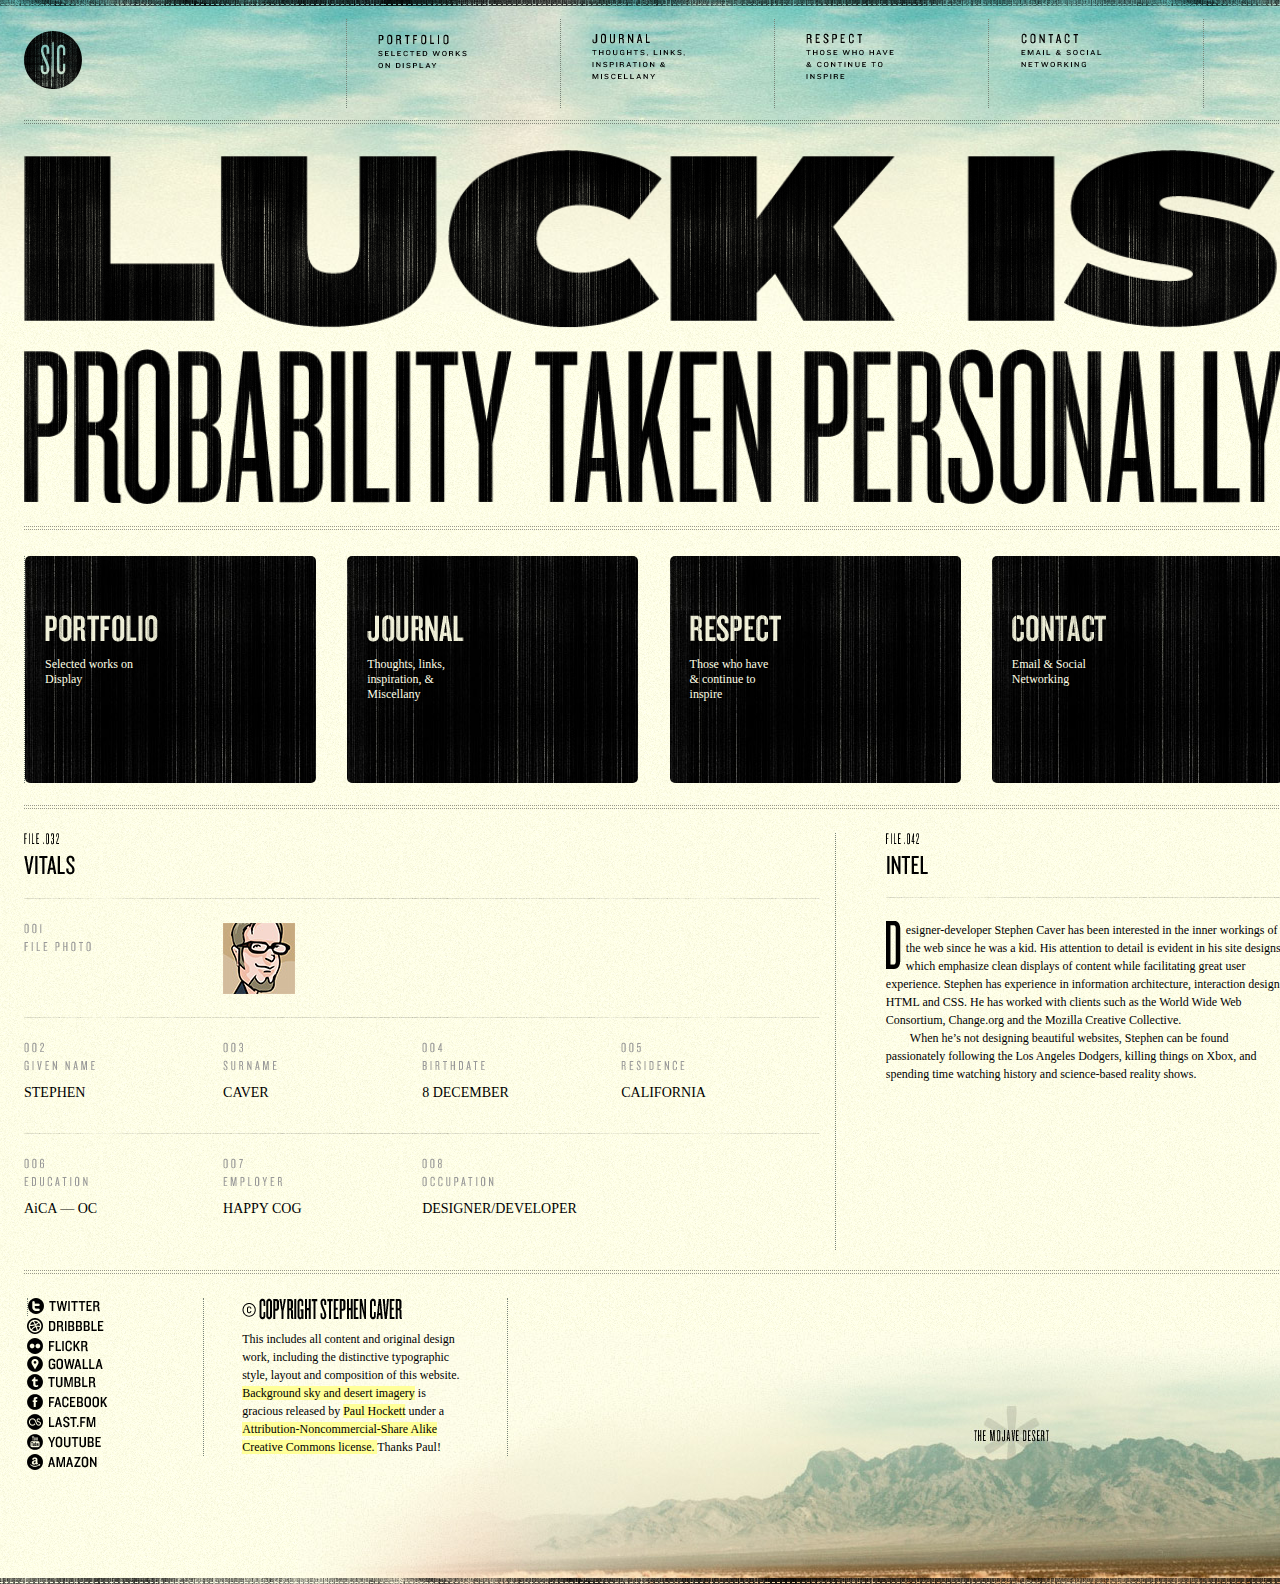
<file: index.html>
<!doctype html>
<html lang="en">
<head>
<meta charset="UTF-8">
<title>Document</title>
<meta name="viewport" content="width=device-width,user-scalable=no" />
<link href="css/index.css" rel="stylesheet" />
</head>
<body>
	<div class="wrap">
		<header class="head clearfix">
			<h1>
				<a href="#" class="logo"><img src="img/logo.png" /></a>
			</h1>
			<ul class="nav clearfix">
				<li>
					<a href="#" class="portfolio">
					<p>PORTFOLIO</p>
					</a>
				</li>
				<li>
					<a href="#" class="journal">
					<p>JOURNAL</p>
					</a>
				</li>
				<li>
					<a href="#" class="respect">
					<p>RESPECT</p>
					</a>
				</li>
				<li>
					<a href="#" class="contact">
					<p>CONTACT</p>
					</a>
				</li>
			</ul>
		</header>
		<section class="luckis">
			<img src="img/section.png" class="img"/>
		</section>
		<div class="list">
			<ul class="clearfix">
				<li>
					<a href="#">
						<h2>
							<img src="img/li1.png" />
						</h2>
						<p>Selected works on Display</p>
					</a>
				</li>
				<li>
					<a href="#">
						<h2>
							<img src="img/li2.png" />
						</h2>
						<p>Thoughts, links, inspiration, & Miscellany</p>
					</a>
				</li>
				<li>
					<a href="#">
						<h2>
							<img src="img/li3.png" />
						</h2>
						<p>Those who have & continue to inspire</p>
					</a>
				</li>
				<li>
					<a href="#">
						<h2>
							<img src="img/li4.png" />
						</h2>
						<p>Email & Social Networking</p>
					</a>
				</li>
			</ul>
		</div>
		<div class="matter clearfix">
			<div class="left">
				<div class="vitals">
					<h2>
						<img src="img/vitals.gif" />
					</h2>
				</div>
				<div class="Fvitals clearfix">
					<h3>
						<img src="img/001.gif" />
					</h3>
					<p>
						<img src="img/headportrait.jpg" />
					</p>
				</div>
				<ul class="name clearfix">
					<li>
						<h3><img src="img/002.gif" /></h3>
						<p>STEPHEN</p>
					</li>
					<li>
						<h3><img src="img/003.gif" /></h3>
						<p>CAVER</p>
					</li>
					<li>
						<h3><img src="img/004.gif" /></h3>
						<p>8 DECEMBER</p>
					</li>
					<li>
						<h3><img src="img/005.gif" /></h3>
						<p>CALIFORNIA</p>
					</li>
				</ul>
				<ul class="AiCA clearfix">
					<li>
						<h3><img src="img/006.gif" /></h3>
						<p>AiCA — OC</p>
					</li>
					<li>
						<h3><img src="img/007.gif" /></h3>
						<p>HAPPY COG</p>
					</li>
					<li>
						<h3><img src="img/008.gif" /></h3>
						<p>DESIGNER/DEVELOPER</p>
					</li>
				</ul>
			</div>
			<div class="right">
				<div class="intel">
					<h2>
						<img src="img/intel.gif" />
					</h2>
				</div>
				<div class="D">
					<p class="Dleft">
						<img src="img/D.gif">
						esigner-developer Stephen Caver has been interested in the inner workings of the web since he was a kid. His attention to detail is evident in his site designs, which emphasize clean displays of content while facilitating great user experience. Stephen has experience in information architecture, interaction design, HTML and CSS. He has worked with clients such as the World Wide Web Consortium, Change.org and the Mozilla Creative Collective.
					</p>
					<p class="Dright">
						When he’s not designing beautiful websites, Stephen can be found passionately following the Los Angeles Dodgers, killing things on Xbox, and spending time watching history and science-based reality shows.
					</p>
				</div>
			</div>
		</div>
	</div>
	<footer class="footer">
		<div class="foot clearfix">
			<ul class="footList">
				<li>
					<a href="#">
						<img src="img/twitter.gif" />
					</a>
				</li>
				<li>
					<a href="#">
						<img src="img/dribbble.gif" />
					</a>
				</li>
				<li>
					<a href="#">
						<img src="img/flickr.gif" />
					</a>
				</li>
				<li>
					<a href="#">
						<img src="img/gowalla.gif" />
					</a>
				</li>
				<li>
					<a href="#">
						<img src="img/tumblr.gif" />
					</a>
				</li>
				<li>
					<a href="#">
						<img src="img/facebook.gif" />
					</a>
				</li>
				<li>
					<a href="#">
						<img src="img/lastfm.gif" />
					</a>
				</li>
				<li>
					<a href="#">
						<img src="img/youtube.gif" />
					</a>
				</li>
				<li>
					<a href="#">
						<img src="img/amazon.gif" />
					</a>
				</li>
			</ul>
			<div class="copyright">
				<h2>
					<img src="img/copyright.png" />
				</h2>
				<p>
					This includes all content and original design work, including the distinctive typographic style, layout and composition of this website. <a href="#">Background sky and desert imagery</a> is gracious released by <a href="#">Paul Hockett</a> under a <a href="#">Attribution-Noncommercial-Share Alike Creative Commons license. </a>Thanks Paul!
				</p>
			</div>
		</div>
	</footer>
</body>
</html>
</file>
<file: css/index.css>
body,
h1,
h2,
h3,
p {
	margin: 0;
}
ul {
	margin: 0;
	padding: 0;
	list-style: none;
}
a {
	text-decoration: none;
}
img {
	vertical-align: top;
	border: none;
}
input {
	padding: 0;
	box-sizing: content-box;
}
.clearfix:after {
	content: "";
    clear: both;
    display: block;
}
body {
	background: url(../img/bj.png);
	background-position: 300% 0, -30% 0;
}
.wrap {
	background: url(../img/body.png) repeat-x,url(../img/head.jpg) repeat-x;
	background-position: 300% 0, -30% 0;
	padding: 0 24px;
	margin: 0 auto;
}
.head {
	padding: 19px 0 0 0;
	background: url(../img/divX.png) repeat-x 0 100%;
}
.logo {
	display: block;
	width: 58px;
	height: 58px;
	padding: 12px 0 17px 0;
	margin: 0 auto;
}
.logo:hover {
	opacity: .7;
}
.head p {
	height: 0;
	overflow: hidden;
}
.head li {
	border-top: 1px dotted #798479;
}
.head li:hover {
	opacity: .5;
}
.portfolio {
	display: block;
	height: 46px;
	background: url(../img/nav.png) no-repeat -293px 13px;
}
.journal {
	display: block;
	height: 46px;
	background: url(../img/nav.png) no-repeat -293px -37px;
}
.respect {
	display: block;
	height: 46px;
	background: url(../img/nav.png) no-repeat -293px -87px;
}
.contact {
	display: block;
	height: 46px;
	background: url(../img/nav.png) no-repeat -293px -137px;
}
.luckis {
	background: url(../img/divX.png) repeat-x 0 100%;
	padding: 26px 0; 
}
.img {
	width: 100%;
	-webkit-mask-image: url(../img/img.png);
}
.list {
	display: none;
}
.vitals {
	background: url(../img/intel.png) repeat-x 0 100%;
	padding: 24px 0;
	display: none;
}
.intel {
	background: url(../img/intel.png) repeat-x 0 100%;
	padding: 24px 0;
}
.left {
	display: none;
}
.D {
	font: 12px/18px "Tahoma";
	background: url(../img/divX.png) repeat-x 0 100%;
	padding: 23px 0;
}
.Dleft img {
	float: left;
	margin-right: 5px;
}
.Dright {
	text-indent: 1.5rem;
}
/* footer*/

.footer {
	background: url(../img/body.png) repeat-x,url(../img/footer.jpg) no-repeat;
	background-position: -300% 100%,100% 100%;
}
.foot {
	min-height: 510px;
	padding: 0 24px;
}
.footList {
	padding: 24px 0;
	-webkit-column-count: 2;
	border-bottom: 1px dotted #798479;
}
.footList li {
	margin-bottom: 2px;
}
.footList li:hover a {
	background: #ffff99;
}
.copyright {
	font: 12px/18px "Tahoma";
	color: #000;
	margin: 24px 0;
}
.copyright h2 {
	margin-bottom: 10px;
}
.copyright a {
	color: #000;
	background: #ffff99;
}
.copyright a:hover {
	text-decoration: underline;
}

/* footer end */
@media all and (min-width:481px) {
	.head {
		width: 100%;
		margin: 0 auto;
		padding-bottom: 16px;
	}
	.nav {
		width: 100%;
		margin: 0 auto;
	}
	.nav li {
		float: left;
		width: 21.1%;
		border-top: none;
		padding-left: 3.6%;
		border-right: 1px dotted #798479;
	}
	li:nth-of-type(4) {
		border-right: none;
	}
	.nav li a {
		height: 89px;
	}
	.portfolio {
		background: url(../img/nav.png) no-repeat 0 15px;
	}
	.journal {
		background: url(../img/nav.png) no-repeat 0 -126px;
	}
	.respect {
		background: url(../img/nav.png) no-repeat 0 -265px;
	}
	.contact {
		background: url(../img/nav.png) no-repeat 0 -404px;
	}
	.list {
		display: block;
		background: url(../img/divX.png) repeat-x 0 100%;
		padding: 26px 0;
	}
	.list li {
		float: left;
		width: 48%;
		margin-right: 2%;
		margin-bottom: 2%;
	}
	.list li a:hover {
		text-decoration: underline;
	}
	li:nth-of-type(3) {
		margin-bottom: 0;
	}
	li:nth-of-type(4) {
		margin-bottom: 0;
	}
	.list a {
		display: block;
		min-height: 130px;
		border-radius: 5px;
		font: 12px "Tahoma";
		color: #ffffe6;
		background: url(../img/libj.jpg) repeat-x -100px -75px;
		padding: 30px 20px 0;
	}
	.list p {
		width: 89px;
		margin-top: 15px;
	}
	.vitals {
		display: block;
	}
	.left {
		display: block;
	}
	.intel {
		width: 100%;
		background: url(../img/intel.png) repeat-x 0 100%;
	}
	.Fvitals {
		background: url(../img/intel.png) repeat-x 0 100%;
		padding: 24px 0;
	}
	.Fvitals h3 {
		float: left;
		width: 22%;
		margin-right: 3%; 
	}
	.Fvitals p {
		float: left;
	}
	.name {
		background: url(../img/intel.png) repeat-x 0 100%;
	}
	.name li {
		float: left;
		width: 22%;
		margin-right: 3%;
		font: 14px/34px "Tahoma";
		color: #000;
		padding: 24px 0;
	}
	li:nth-of-type(4) {
		margin-right: 0;
	}
	.AiCA {
		background: url(../img/divX.png) repeat-x 0 100%;
		margin-bottom: 24px;
	}
	.AiCA li {
		float: left;
		width: 22%;
		margin-right: 3%;
		font: 14px/34px "Tahoma";
		color: #000;
		padding: 24px 0;
	}
	.D {
		width: 100%;
		font: 12px/18px "Tahoma";
		-webkit-column-count: 2;
		-webkit-column-gap: 24px;
	}
	/*footer*/
	
	.foot {
		min-height: 310px;
	}	
	.footList {
		float: left;
		width: 46%;
		border-bottom: 0;
	}
	.copyright {
		float: right;
		width: 46%;
		border-left: 1px dotted #798479;
		padding-left: 3%;
	}
	/*footer end*/
}
@media all and (min-width: 751px) {
	.head h1 {
		float: left;
		width: 58px;
	}
	.nav {
		float: right;
		width: 68.5%;
		margin-right: 5.95%;
	}
	li:nth-of-type(1) {
		border-left: 1px dotted #798479;
	}
	li:nth-of-type(4) {
		border-right: 1px dotted #798479;
	}
	.list li {
		float: left;
		width: 23.1%;
		border-right: none;
		margin-right: 2.48%;
		margin-bottom: 0;
	}
	li:nth-of-type(4) {
		margin-right: 0;
	}
	.list a {
		min-height: 168px;
		padding-top: 59px;
	}
	.matter {
		background: url(../img/divX.png) repeat-x 0 100%;
	}
	.left {
		float: left;
		width: 63.2%;
		border-right: 1px dotted #798479;
		padding-right: 15px;
		margin: 24px 0;
	}
	.vitals {
		margin-top: -24px;
	}
	.AiCA {
		background: none;
		margin-bottom: -24px;
	}
	.right {
		float: right;
		width: 31.6%;
	}
	.left li {
		border: none; 
	}
	.D {
		-webkit-column-count: 1;
		background: none;
	}

	/*footer*/
	.footList {
		width: 14%;
		margin-left: 3px;
		-webkit-column-count: 1;
	}
	.footList li {
		border-right: 0;
	}
	.copyright {
		float: left;
		width: 18%;
		border-right: 1px dotted #798479;
		padding-right: 3%;
	}

	/*footer end*/
}
@media all and  (min-width: 1260px) {
	.head {
		width: 1260px;
		margin: 0 auto;
	}
	.luckis {
		width: 1260px;
		margin: 0 auto;
	}
	.list {
		width: 1260px;
		margin: 0 auto;
	}
	.matter {
		width: 1260px;
		margin: 0 auto;
	}
	.foot {
		width: 1260px;
		margin: 0 auto;
	}
}
</file>
<file: css/css.css>
body,
h1,
h2,
h3,
p {
	margin: 0;
}
ul {
	margin: 0;
	padding: 0;
	list-style: none;
}
a {
	text-decoration: none;
}
img {
	vertical-align: top;
	border: none;
}
input {
	padding: 0;
	box-sizing: content-box;
}
.clearfix:after {
	content: "";
    clear: both;
    display: block;
}
body {
	background: url(../img/bj.png);
	background-position: 300% 0, -30% 0;
}
.wrap {
	background: url(../img/body.png) repeat-x,url(../img/head.jpg) repeat-x;
	background-position: 300% 0, -30% 0;
	padding: 0 24px;
	margin: 0 auto;
}
.head {
	padding: 19px 0 0 0;
	background: url(../img/divX.png) repeat-x 0 100%;
}
.logo {
	display: block;
	width: 58px;
	height: 58px;
	padding: 12px 0 17px 0;
	margin: 0 auto;
}
.logo:hover {
	opacity: .7;
}
.head p {
	height: 0;
	overflow: hidden;
}
.head li {
	border-top: 1px dotted #798479;
}
.head li:hover {
	opacity: .5;
}
.portfolio {
	display: block;
	height: 46px;
	background: url(../img/nav.png) no-repeat -293px 13px;
}
.journal {
	display: block;
	height: 46px;
	background: url(../img/nav.png) no-repeat -293px -37px;
}
.respect {
	display: block;
	height: 46px;
	background: url(../img/nav.png) no-repeat -293px -87px;
}
.contact {
	display: block;
	height: 46px;
	background: url(../img/nav.png) no-repeat -293px -137px;
}
.luckis {
	background: url(../img/divX.png) repeat-x 0 100%;
	padding: 26px 0; 
}
.img {
	width: 100%;
	-webkit-mask-image: url(../img/img.png);
}
.list {
	display: none;
}
.vitals {
	background: url(../img/intel.png) repeat-x 0 100%;
	padding: 24px 0;
	display: none;
}
.intel {
	background: url(../img/intel.png) repeat-x 0 100%;
	padding: 24px 0;
}
.left {
	display: none;
}
.D {
	font: 12px/18px "Tahoma";
	background: url(../img/divX.png) repeat-x 0 100%;
	padding: 23px 0;
}
.Dleft img {
	float: left;
	margin-right: 5px;
}
.Dright {
	text-indent: 1.5rem;
}
/* footer*/

.footer {
	background: url(../img/body.png) repeat-x,url(../img/footer.jpg) no-repeat;
	background-position: -300% 100%,100% 100%;
}
.foot {
	min-height: 510px;
	padding: 0 24px;
}
.footList {
	padding: 24px 0;
	-webkit-column-count: 2;
	border-bottom: 1px dotted #798479;
}
.footList li {
	margin-bottom: 2px;
}
.footList li:hover a {
	background: #ffff99;
}
.copyright {
	font: 12px/18px "Tahoma";
	color: #000;
	margin: 24px 0;
}
.copyright h2 {
	margin-bottom: 10px;
}
.copyright a {
	color: #000;
	background: #ffff99;
}
.copyright a:hover {
	text-decoration: underline;
}

/* footer end */
@media all and (min-width:481px) {
	.head {
		width: 100%;
		margin: 0 auto;
		padding-bottom: 16px;
	}
	.nav {
		width: 100%;
		margin: 0 auto;
	}
	.nav li {
		float: left;
		width: 21.1%;
		border-top: none;
		padding-left: 3.6%;
		border-right: 1px dotted #798479;
	}
	li:nth-of-type(4) {
		border-right: none;
	}
	.nav li a {
		height: 89px;
	}
	.portfolio {
		background: url(../img/nav.png) no-repeat 0 15px;
	}
	.journal {
		background: url(../img/nav.png) no-repeat 0 -126px;
	}
	.respect {
		background: url(../img/nav.png) no-repeat 0 -265px;
	}
	.contact {
		background: url(../img/nav.png) no-repeat 0 -404px;
	}
	.list {
		display: block;
		background: url(../img/divX.png) repeat-x 0 100%;
		padding: 26px 0;
	}
	.list li {
		float: left;
		width: 48%;
		margin-right: 2%;
		margin-bottom: 2%;
	}
	.list li a:hover {
		text-decoration: underline;
	}
	li:nth-of-type(3) {
		margin-bottom: 0;
	}
	li:nth-of-type(4) {
		margin-bottom: 0;
	}
	.list a {
		display: block;
		min-height: 130px;
		border-radius: 5px;
		font: 12px "Tahoma";
		color: #ffffe6;
		background: url(../img/libj.jpg) repeat-x -100px -75px;
		padding: 30px 20px 0;
	}
	.list p {
		width: 89px;
		margin-top: 15px;
	}
	.vitals {
		display: block;
	}
	.left {
		display: block;
	}
	.intel {
		width: 100%;
		background: url(../img/intel.png) repeat-x 0 100%;
	}
	.Fvitals {
		background: url(../img/intel.png) repeat-x 0 100%;
		padding: 24px 0;
	}
	.Fvitals h3 {
		float: left;
		width: 22%;
		margin-right: 3%; 
	}
	.Fvitals p {
		float: left;
	}
	.name {
		background: url(../img/intel.png) repeat-x 0 100%;
	}
	.name li {
		float: left;
		width: 22%;
		margin-right: 3%;
		font: 14px/34px "Tahoma";
		color: #000;
		padding: 24px 0;
	}
	li:nth-of-type(4) {
		margin-right: 0;
	}
	.AiCA {
		background: url(../img/divX.png) repeat-x 0 100%;
		margin-bottom: 24px;
	}
	.AiCA li {
		float: left;
		width: 22%;
		margin-right: 3%;
		font: 14px/34px "Tahoma";
		color: #000;
		padding: 24px 0;
	}
	.D {
		width: 100%;
		font: 12px/18px "Tahoma";
		-webkit-column-count: 2;
		-webkit-column-gap: 24px;
	}
	/*footer*/
	
	.foot {
		min-height: 310px;
	}	
	.footList {
		float: left;
		width: 46%;
		border-bottom: 0;
	}
	.copyright {
		float: right;
		width: 46%;
		border-left: 1px dotted #798479;
		padding-left: 3%;
	}
	/*footer end*/
}
@media all and (min-width: 751px) {
	.head h1 {
		float: left;
		width: 58px;
	}
	.nav {
		float: right;
		width: 68.5%;
		margin-right: 5.95%;
	}
	li:nth-of-type(1) {
		border-left: 1px dotted #798479;
	}
	li:nth-of-type(4) {
		border-right: 1px dotted #798479;
	}
	.list li {
		float: left;
		width: 23.1%;
		border-right: none;
		margin-right: 2.48%;
		margin-bottom: 0;
	}
	li:nth-of-type(4) {
		margin-right: 0;
	}
	.list a {
		min-height: 168px;
		padding-top: 59px;
	}
	.matter {
		background: url(../img/divX.png) repeat-x 0 100%;
	}
	.left {
		float: left;
		width: 63.2%;
		border-right: 1px dotted #798479;
		padding-right: 15px;
		margin: 24px 0;
	}
	.vitals {
		margin-top: -24px;
	}
	.AiCA {
		background: none;
		margin-bottom: -24px;
	}
	.right {
		float: right;
		width: 31.6%;
	}
	.left li {
		border: none; 
	}
	.D {
		-webkit-column-count: 1;
		background: none;
	}

	/*footer*/
	.footList {
		width: 14%;
		margin-left: 3px;
		-webkit-column-count: 1;
	}
	.footList li {
		border-right: 0;
	}
	.copyright {
		float: left;
		width: 18%;
		border-right: 1px dotted #798479;
		padding-right: 3%;
	}

	/*footer end*/
}
@media all and  (min-width: 1260px) {
	.head {
		width: 1260px;
		margin: 0 auto;
	}
	.luckis {
		width: 1260px;
		margin: 0 auto;
	}
	.list {
		width: 1260px;
		margin: 0 auto;
	}
	.matter {
		width: 1260px;
		margin: 0 auto;
	}
	.foot {
		width: 1260px;
		margin: 0 auto;
	}
}
</file>
